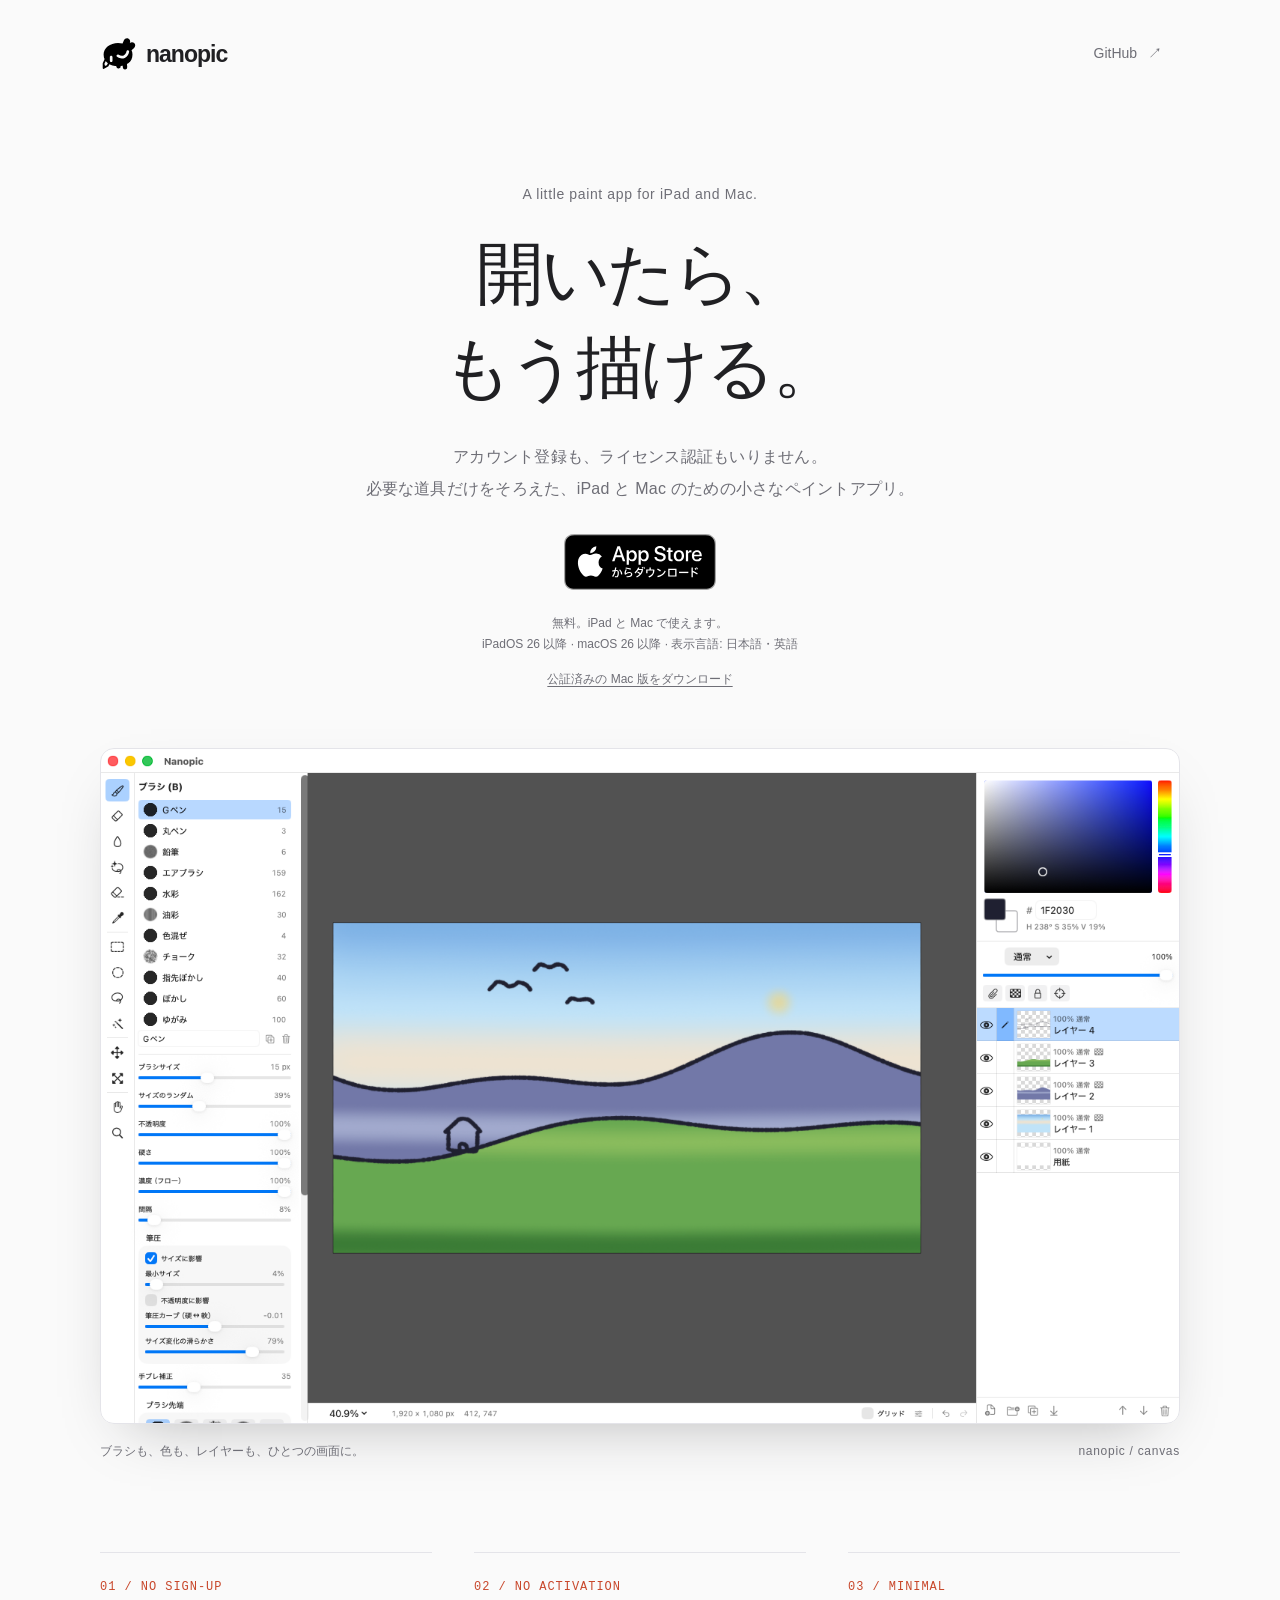
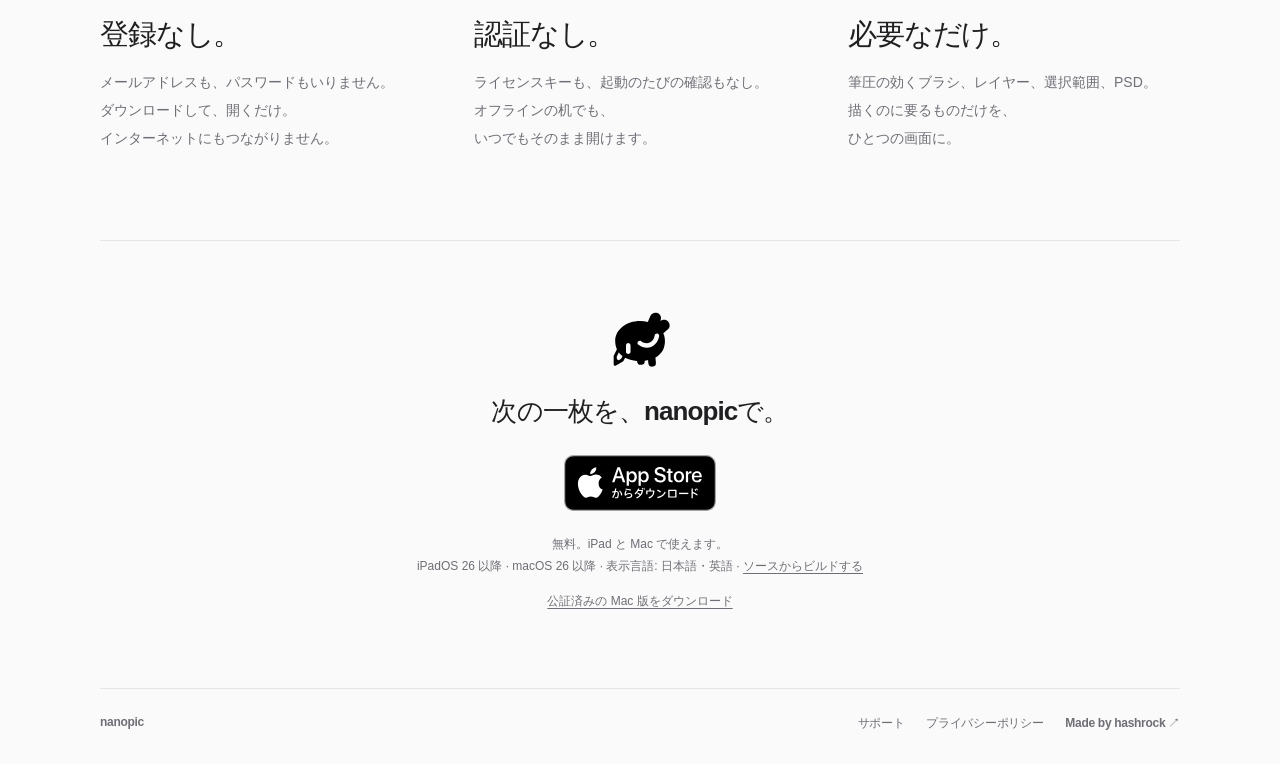
<file: website/index.html>
<!doctype html>
<html lang="ja">
<head>
  <meta charset="utf-8">
  <meta name="viewport" content="width=device-width, initial-scale=1">
  <meta name="theme-color" content="#fafafa">
  <title>nanopic — 開いたら、もう描ける。</title>
  <meta name="description" content="アカウント登録も、ライセンス認証もいらない。必要な道具だけをそろえた、iPad と Mac のための小さなペイントアプリ。無料。">
  <link rel="icon" href="./assets/nanopic.svg" type="image/svg+xml">
  <link rel="stylesheet" href="./style.css">
  <script type="module" src="https://repos.hashrock.info/switcher/v1.js"></script>
</head>
<body>
  <header class="header wrap">
    <a class="brand" href="./" aria-label="nanopic ホーム"><img src="./assets/nanopic.svg" width="36" height="36" alt=""><span>nanopic</span></a>
    <div class="header-links">
      <a class="github" href="https://github.com/hashrock/nanopic">GitHub <span aria-hidden="true">↗</span></a>
      <!-- hashrock の他のサービスへのメニュー。右上にヘッダーがあるので、浮かせずに GitHub リンクの隣に並べる。
           ページは明るい配色で固定 (color-scheme: light) なので、OS の設定によらず light に揃える -->
      <hashrock-switcher theme="light"></hashrock-switcher>
    </div>
  </header>
  <main>
    <section class="hero wrap" aria-labelledby="headline">
      <p class="eyebrow">A little paint app for iPad and Mac.</p>
      <h1 id="headline">開いたら、<br>もう描ける。</h1>
      <p class="intro"><span>アカウント登録も、</span><span>ライセンス認証もいりません。</span><br class="desktop-break"><span>必要な道具だけをそろえた、</span><span>iPad と Mac のための小さなペイントアプリ。</span></p>
      <!-- App Store バッジは Apple の公式アートワーク（日本語・黒）。色・比率・余白は変えない。 -->
      <a class="store-badge" href="https://apps.apple.com/jp/app/nanopic/id6833070765"><img src="./assets/app-store-badge-ja.svg" width="109" height="40" alt="App Store からダウンロード"></a>
      <p class="requirement">無料。iPad と Mac で使えます。<br>iPadOS 26 以降 · macOS 26 以降 · 表示言語: 日本語・英語</p>
      <p class="requirement"><a href="https://github.com/hashrock/nanopic/releases/latest">公証済みの Mac 版をダウンロード</a></p>
    </section>
    <figure class="preview wrap">
      <img src="./assets/screenshot.png" width="1440" height="900" alt="nanopicの描画画面。左にブラシの一覧と設定、中央のキャンバスに空と山と丘の風景、右に色ピッカーとレイヤーパネル。" fetchpriority="high">
      <figcaption><span>ブラシも、色も、レイヤーも、ひとつの画面に。</span><span class="caption-note">nanopic / canvas</span></figcaption>
    </figure>
    <section class="features wrap" aria-label="nanopicでできること">
      <article><span class="step">01 / NO SIGN-UP</span><h2>登録なし。</h2><p>メールアドレスも、パスワードもいりません。<br>ダウンロードして、開くだけ。<br>インターネットにもつながりません。</p></article>
      <article><span class="step">02 / NO ACTIVATION</span><h2>認証なし。</h2><p>ライセンスキーも、起動のたびの確認もなし。<br>オフラインの机でも、<br>いつでもそのまま開けます。</p></article>
      <article><span class="step">03 / MINIMAL</span><h2>必要なだけ。</h2><p>筆圧の効くブラシ、レイヤー、選択範囲、PSD。<br>描くのに要るものだけを、<br>ひとつの画面に。</p></article>
    </section>
    <section class="closing wrap" aria-labelledby="closing-title">
      <img src="./assets/nanopic.svg" width="62" height="62" alt="" loading="lazy">
      <h2 id="closing-title">次の一枚を、nanopicで。</h2>
      <a class="store-badge" href="https://apps.apple.com/jp/app/nanopic/id6833070765"><img src="./assets/app-store-badge-ja.svg" width="109" height="40" alt="App Store からダウンロード"></a>
      <p class="requirement">無料。iPad と Mac で使えます。<br>iPadOS 26 以降 · macOS 26 以降 · 表示言語: 日本語・英語<span class="req-extra"><a href="https://github.com/hashrock/nanopic#ビルドと起動">ソースからビルドする</a></span></p>
      <p class="requirement"><a href="https://github.com/hashrock/nanopic/releases/latest">公証済みの Mac 版をダウンロード</a></p>
    </section>
  </main>
  <footer class="footer wrap"><span>nanopic</span><span class="footer-links"><a href="./support.html">サポート</a><a href="./privacy.html">プライバシーポリシー</a><a href="https://github.com/hashrock">Made by hashrock <span aria-hidden="true">↗</span></a></span></footer>
</body>
</html>
</file>
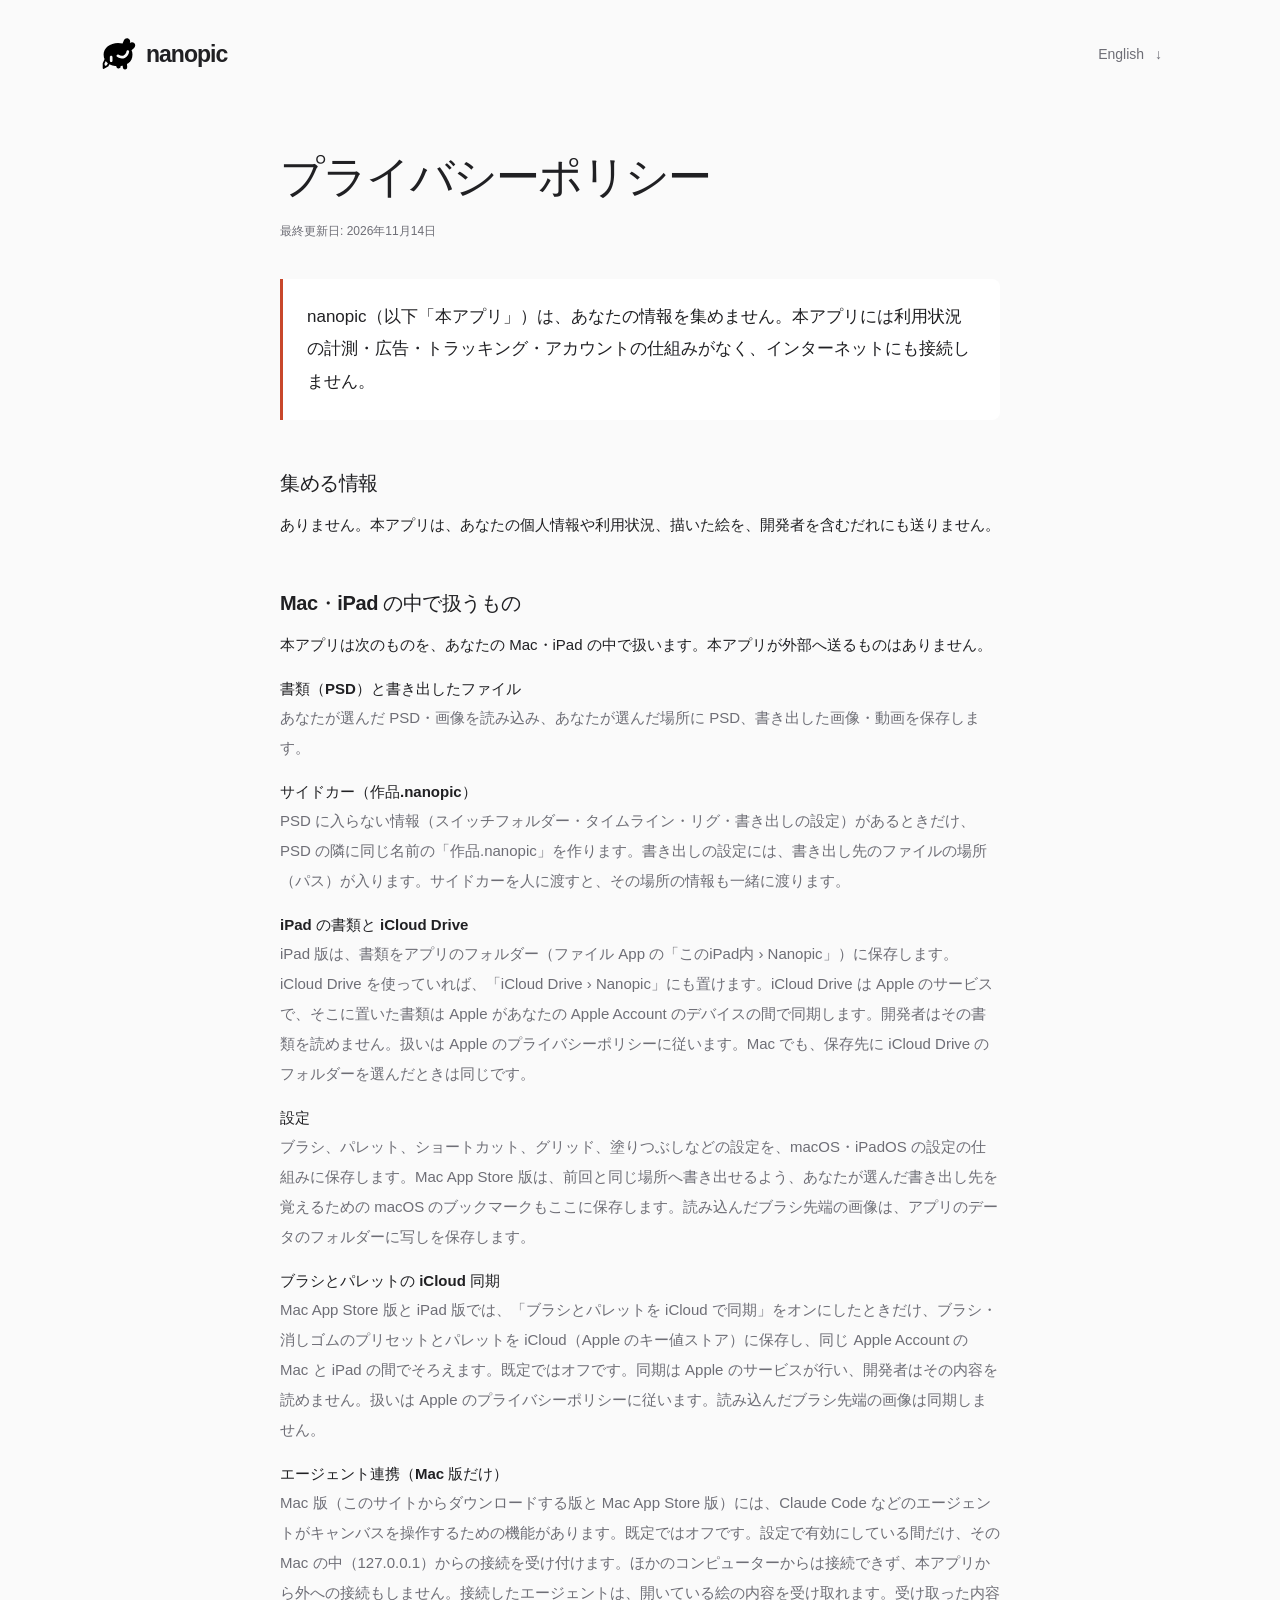
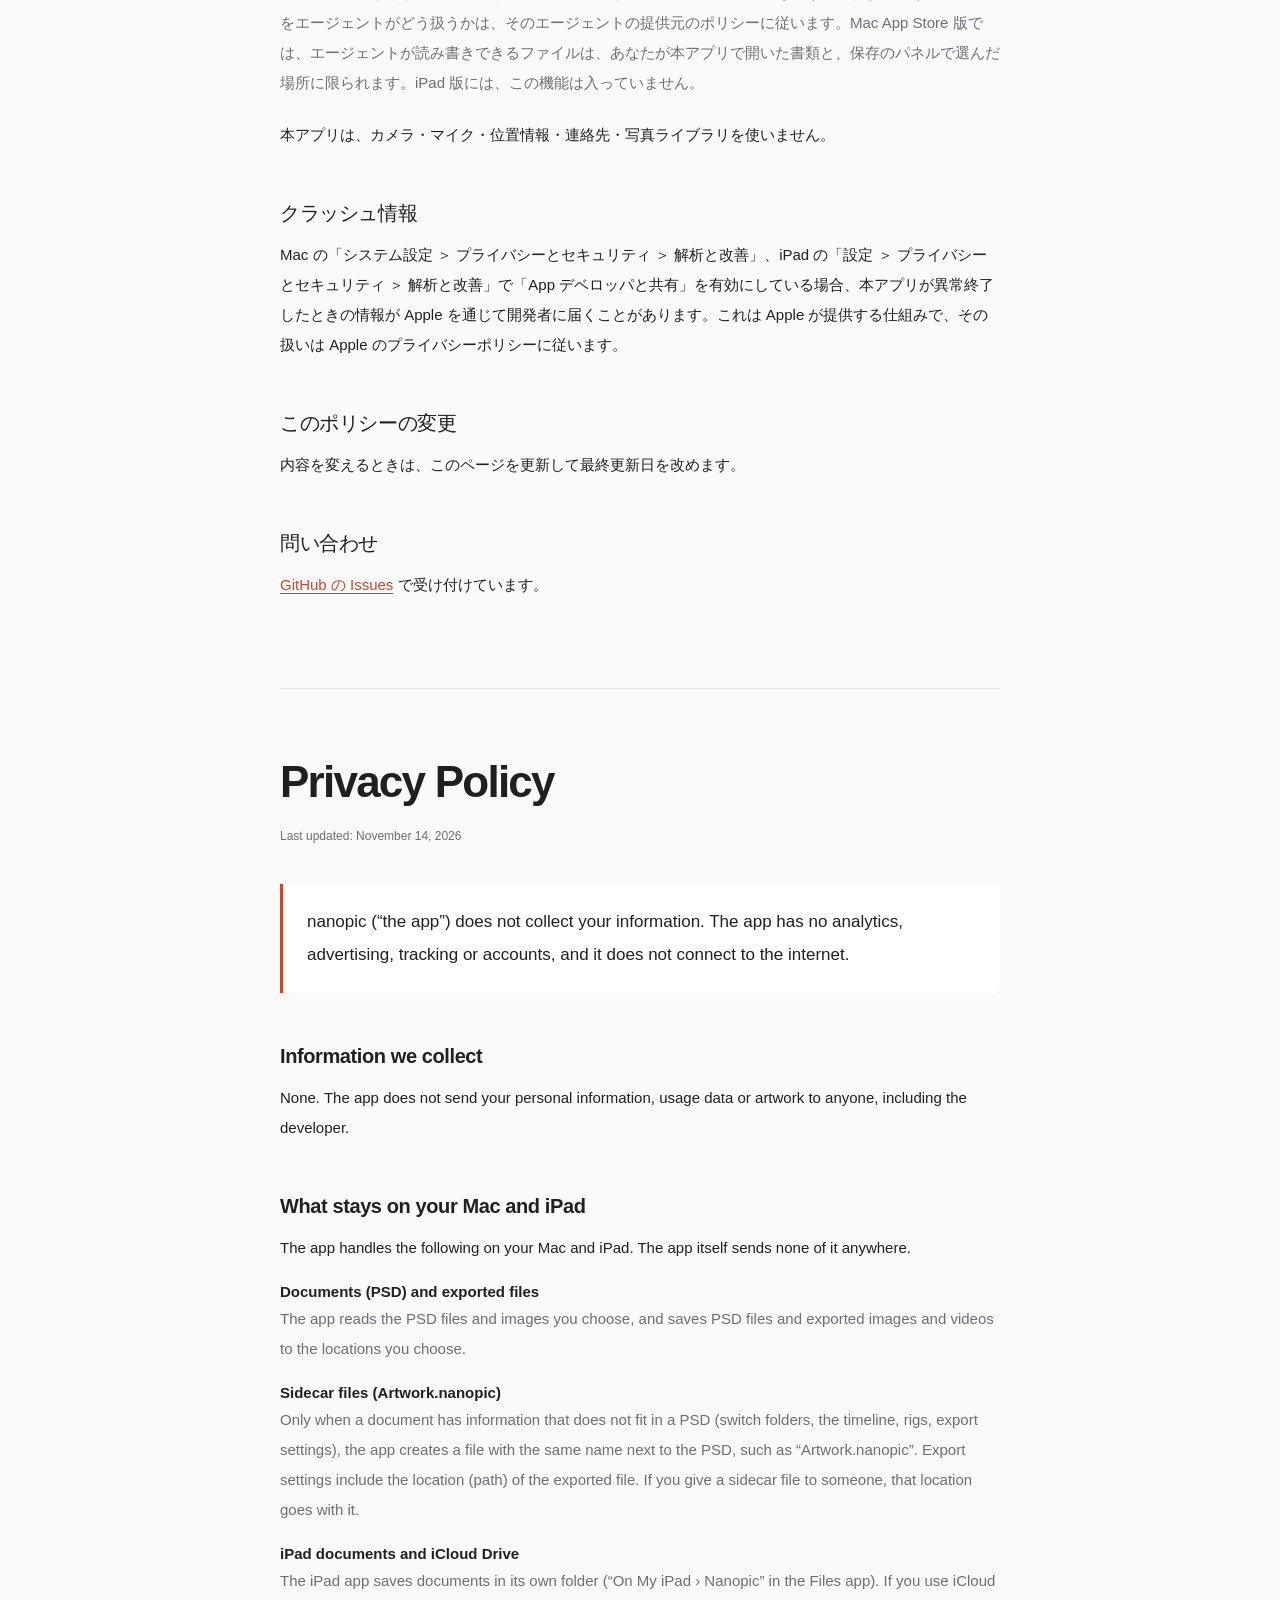
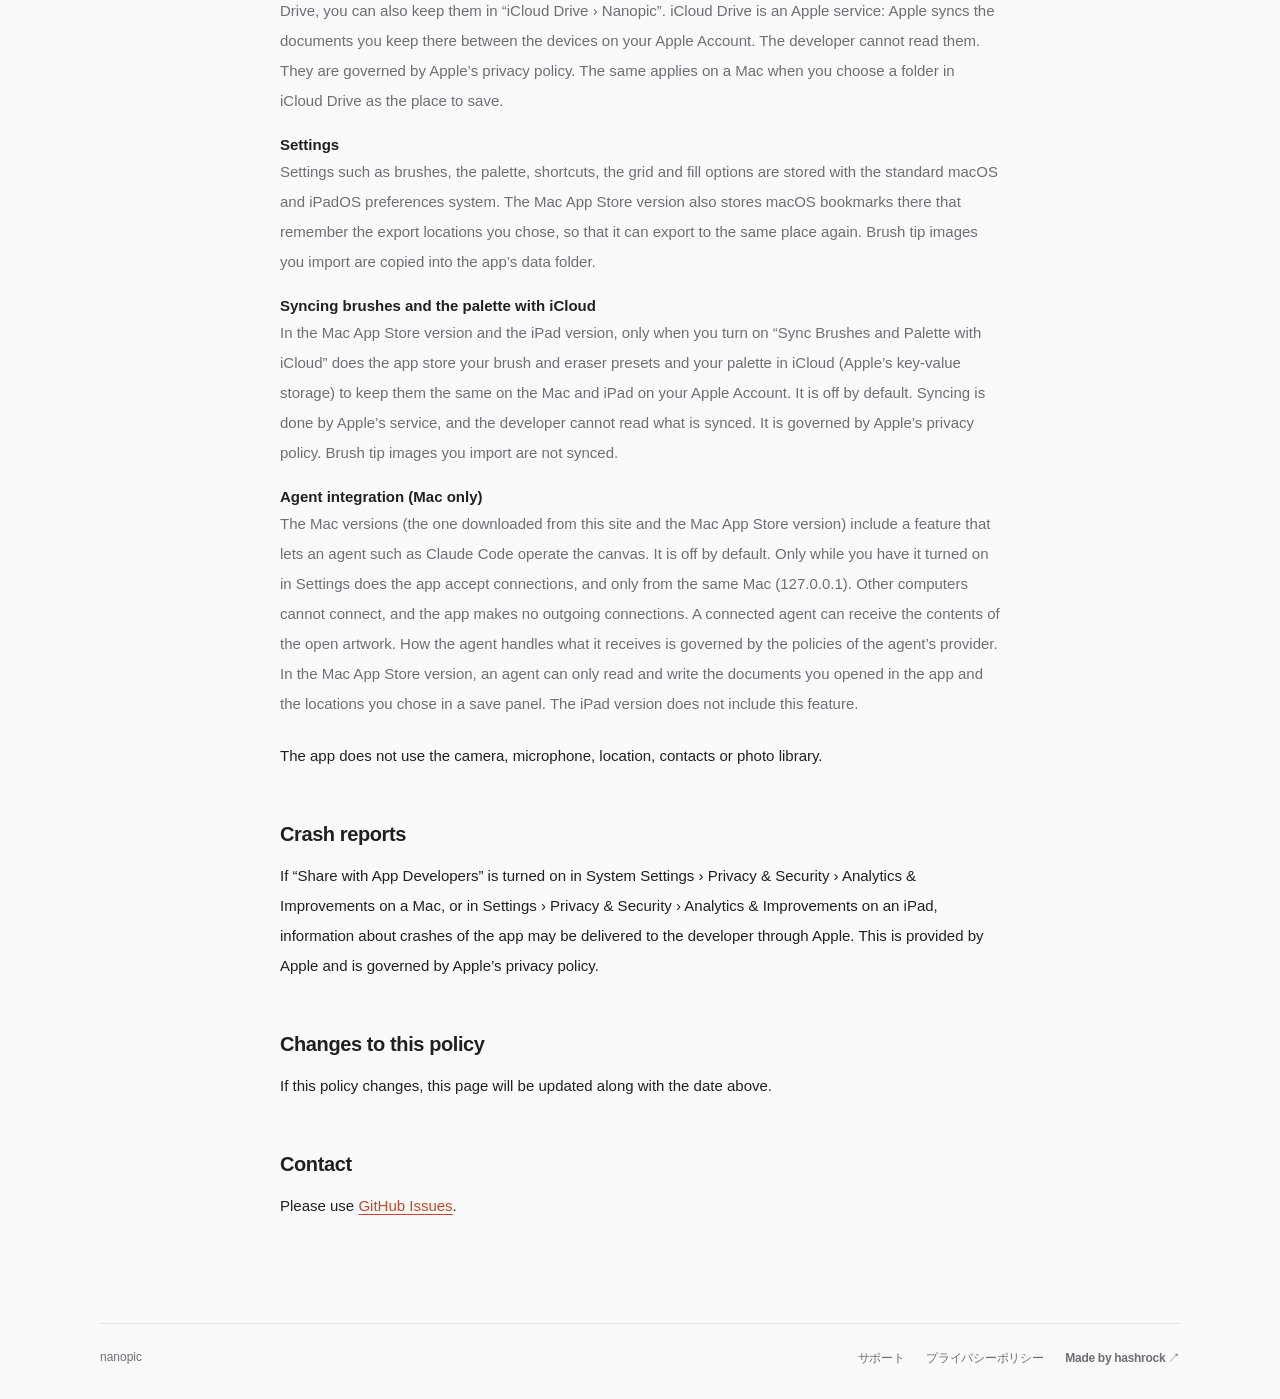
<file: website/privacy.html>
<!doctype html>
<html lang="ja">
<head>
  <meta charset="utf-8">
  <meta name="viewport" content="width=device-width, initial-scale=1">
  <meta name="theme-color" content="#fafafa">
  <title>プライバシーポリシー — nanopic</title>
  <meta name="description" content="nanopic はあなたの情報を集めません。通信もトラッキングもしないアプリです。">
  <link rel="icon" href="./assets/nanopic.svg" type="image/svg+xml">
  <link rel="stylesheet" href="./style.css">
  <script type="module" src="https://repos.hashrock.info/switcher/v1.js"></script>
</head>
<body>
  <header class="header wrap">
    <a class="brand" href="./" aria-label="nanopic ホーム"><img src="./assets/nanopic.svg" width="36" height="36" alt=""><span>nanopic</span></a>
    <div class="header-links">
      <a class="github" href="#en" lang="en">English <span aria-hidden="true">↓</span></a>
      <!-- hashrock の他のサービスへのメニュー（index.html と同じ置き方） -->
      <hashrock-switcher theme="light"></hashrock-switcher>
    </div>
  </header>
  <main class="policy wrap">

    <article id="ja" lang="ja">
      <h1>プライバシーポリシー</h1>
      <p class="updated">最終更新日: 2026年11月14日</p>

      <p class="lead">nanopic（以下「本アプリ」）は、あなたの情報を集めません。本アプリには利用状況の計測・広告・トラッキング・アカウントの仕組みがなく、インターネットにも接続しません。</p>

      <h2>集める情報</h2>
      <p>ありません。本アプリは、あなたの個人情報や利用状況、描いた絵を、開発者を含むだれにも送りません。</p>

      <h2>Mac・iPad の中で扱うもの</h2>
      <p>本アプリは次のものを、あなたの Mac・iPad の中で扱います。本アプリが外部へ送るものはありません。</p>
      <dl>
        <dt>書類（PSD）と書き出したファイル</dt>
        <dd>あなたが選んだ PSD・画像を読み込み、あなたが選んだ場所に PSD、書き出した画像・動画を保存します。</dd>
        <dt>サイドカー（作品.nanopic）</dt>
        <dd>PSD に入らない情報（スイッチフォルダー・タイムライン・リグ・書き出しの設定）があるときだけ、PSD の隣に同じ名前の「作品.nanopic」を作ります。書き出しの設定には、書き出し先のファイルの場所（パス）が入ります。サイドカーを人に渡すと、その場所の情報も一緒に渡ります。</dd>
        <dt>iPad の書類と iCloud Drive</dt>
        <dd>iPad 版は、書類をアプリのフォルダー（ファイル App の「このiPad内 › Nanopic」）に保存します。iCloud Drive を使っていれば、「iCloud Drive › Nanopic」にも置けます。iCloud Drive は Apple のサービスで、そこに置いた書類は Apple があなたの Apple Account のデバイスの間で同期します。開発者はその書類を読めません。扱いは Apple のプライバシーポリシーに従います。Mac でも、保存先に iCloud Drive のフォルダーを選んだときは同じです。</dd>
        <dt>設定</dt>
        <dd>ブラシ、パレット、ショートカット、グリッド、塗りつぶしなどの設定を、macOS・iPadOS の設定の仕組みに保存します。Mac App Store 版は、前回と同じ場所へ書き出せるよう、あなたが選んだ書き出し先を覚えるための macOS のブックマークもここに保存します。読み込んだブラシ先端の画像は、アプリのデータのフォルダーに写しを保存します。</dd>
        <dt>ブラシとパレットの iCloud 同期</dt>
        <dd>Mac App Store 版と iPad 版では、「ブラシとパレットを iCloud で同期」をオンにしたときだけ、ブラシ・消しゴムのプリセットとパレットを iCloud（Apple のキー値ストア）に保存し、同じ Apple Account の Mac と iPad の間でそろえます。既定ではオフです。同期は Apple のサービスが行い、開発者はその内容を読めません。扱いは Apple のプライバシーポリシーに従います。読み込んだブラシ先端の画像は同期しません。</dd>
        <dt>エージェント連携（Mac 版だけ）</dt>
        <dd>Mac 版（このサイトからダウンロードする版と Mac App Store 版）には、Claude Code などのエージェントがキャンバスを操作するための機能があります。既定ではオフです。設定で有効にしている間だけ、その Mac の中（127.0.0.1）からの接続を受け付けます。ほかのコンピューターからは接続できず、本アプリから外への接続もしません。接続したエージェントは、開いている絵の内容を受け取れます。受け取った内容をエージェントがどう扱うかは、そのエージェントの提供元のポリシーに従います。Mac App Store 版では、エージェントが読み書きできるファイルは、あなたが本アプリで開いた書類と、保存のパネルで選んだ場所に限られます。iPad 版には、この機能は入っていません。</dd>
      </dl>
      <p>本アプリは、カメラ・マイク・位置情報・連絡先・写真ライブラリを使いません。</p>

      <h2>クラッシュ情報</h2>
      <p>Mac の「システム設定 ＞ プライバシーとセキュリティ ＞ 解析と改善」、iPad の「設定 ＞ プライバシーとセキュリティ ＞ 解析と改善」で「App デベロッパと共有」を有効にしている場合、本アプリが異常終了したときの情報が Apple を通じて開発者に届くことがあります。これは Apple が提供する仕組みで、その扱いは Apple のプライバシーポリシーに従います。</p>

      <h2>このポリシーの変更</h2>
      <p>内容を変えるときは、このページを更新して最終更新日を改めます。</p>

      <h2>問い合わせ</h2>
      <p><a class="link" href="https://github.com/hashrock/nanopic/issues">GitHub の Issues</a> で受け付けています。</p>
    </article>

    <article id="en" lang="en">
      <h1>Privacy Policy</h1>
      <p class="updated">Last updated: November 14, 2026</p>

      <p class="lead">nanopic (“the app”) does not collect your information. The app has no analytics, advertising, tracking or accounts, and it does not connect to the internet.</p>

      <h2>Information we collect</h2>
      <p>None. The app does not send your personal information, usage data or artwork to anyone, including the developer.</p>

      <h2>What stays on your Mac and iPad</h2>
      <p>The app handles the following on your Mac and iPad. The app itself sends none of it anywhere.</p>
      <dl>
        <dt>Documents (PSD) and exported files</dt>
        <dd>The app reads the PSD files and images you choose, and saves PSD files and exported images and videos to the locations you choose.</dd>
        <dt>Sidecar files (Artwork.nanopic)</dt>
        <dd>Only when a document has information that does not fit in a PSD (switch folders, the timeline, rigs, export settings), the app creates a file with the same name next to the PSD, such as “Artwork.nanopic”. Export settings include the location (path) of the exported file. If you give a sidecar file to someone, that location goes with it.</dd>
        <dt>iPad documents and iCloud Drive</dt>
        <dd>The iPad app saves documents in its own folder (“On My iPad › Nanopic” in the Files app). If you use iCloud Drive, you can also keep them in “iCloud Drive › Nanopic”. iCloud Drive is an Apple service: Apple syncs the documents you keep there between the devices on your Apple Account. The developer cannot read them. They are governed by Apple’s privacy policy. The same applies on a Mac when you choose a folder in iCloud Drive as the place to save.</dd>
        <dt>Settings</dt>
        <dd>Settings such as brushes, the palette, shortcuts, the grid and fill options are stored with the standard macOS and iPadOS preferences system. The Mac App Store version also stores macOS bookmarks there that remember the export locations you chose, so that it can export to the same place again. Brush tip images you import are copied into the app’s data folder.</dd>
        <dt>Syncing brushes and the palette with iCloud</dt>
        <dd>In the Mac App Store version and the iPad version, only when you turn on “Sync Brushes and Palette with iCloud” does the app store your brush and eraser presets and your palette in iCloud (Apple’s key-value storage) to keep them the same on the Mac and iPad on your Apple Account. It is off by default. Syncing is done by Apple’s service, and the developer cannot read what is synced. It is governed by Apple’s privacy policy. Brush tip images you import are not synced.</dd>
        <dt>Agent integration (Mac only)</dt>
        <dd>The Mac versions (the one downloaded from this site and the Mac App Store version) include a feature that lets an agent such as Claude Code operate the canvas. It is off by default. Only while you have it turned on in Settings does the app accept connections, and only from the same Mac (127.0.0.1). Other computers cannot connect, and the app makes no outgoing connections. A connected agent can receive the contents of the open artwork. How the agent handles what it receives is governed by the policies of the agent’s provider. In the Mac App Store version, an agent can only read and write the documents you opened in the app and the locations you chose in a save panel. The iPad version does not include this feature.</dd>
      </dl>
      <p>The app does not use the camera, microphone, location, contacts or photo library.</p>

      <h2>Crash reports</h2>
      <p>If “Share with App Developers” is turned on in System Settings › Privacy &amp; Security › Analytics &amp; Improvements on a Mac, or in Settings › Privacy &amp; Security › Analytics &amp; Improvements on an iPad, information about crashes of the app may be delivered to the developer through Apple. This is provided by Apple and is governed by Apple’s privacy policy.</p>

      <h2>Changes to this policy</h2>
      <p>If this policy changes, this page will be updated along with the date above.</p>

      <h2>Contact</h2>
      <p>Please use <a class="link" href="https://github.com/hashrock/nanopic/issues">GitHub Issues</a>.</p>
    </article>

  </main>
  <footer class="footer wrap"><a href="./">nanopic</a><span class="footer-links"><a href="./support.html">サポート</a><a href="./privacy.html">プライバシーポリシー</a><a href="https://github.com/hashrock">Made by hashrock <span aria-hidden="true">↗</span></a></span></footer>
</body>
</html>
</file>
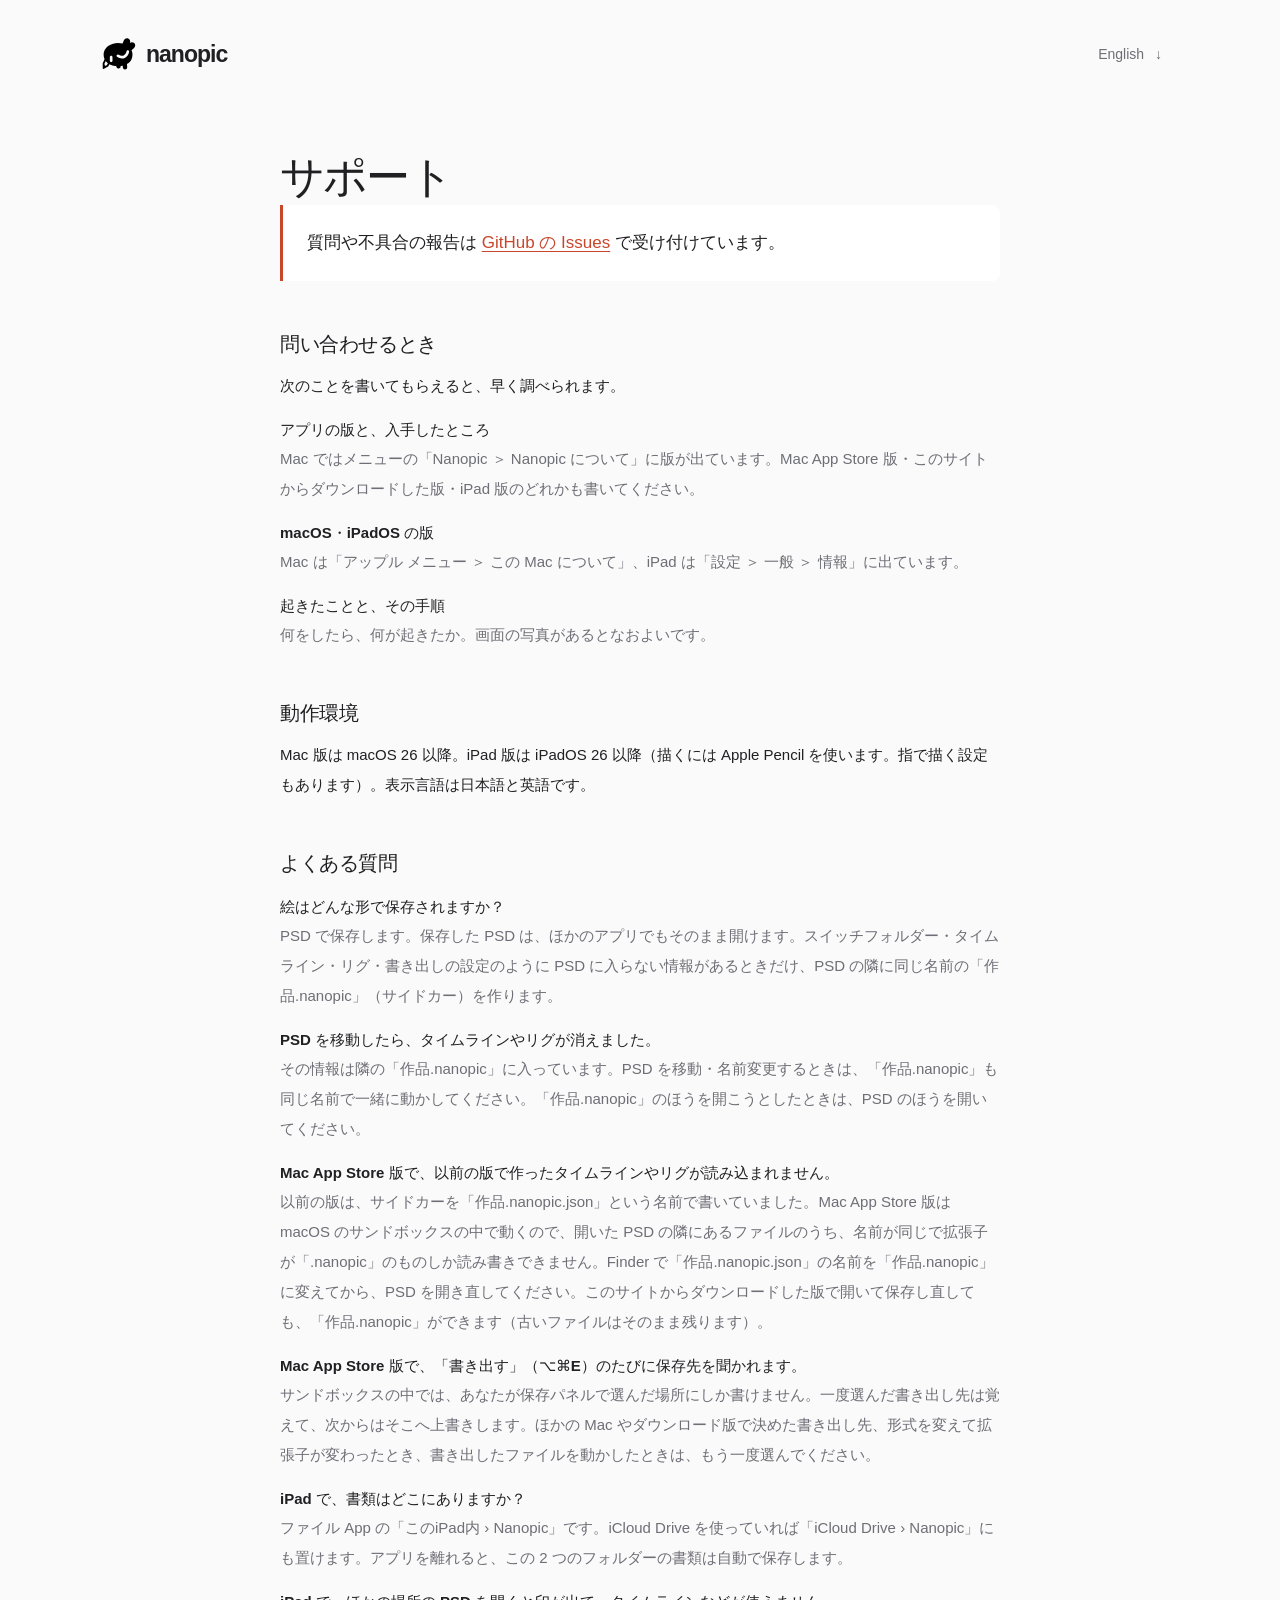
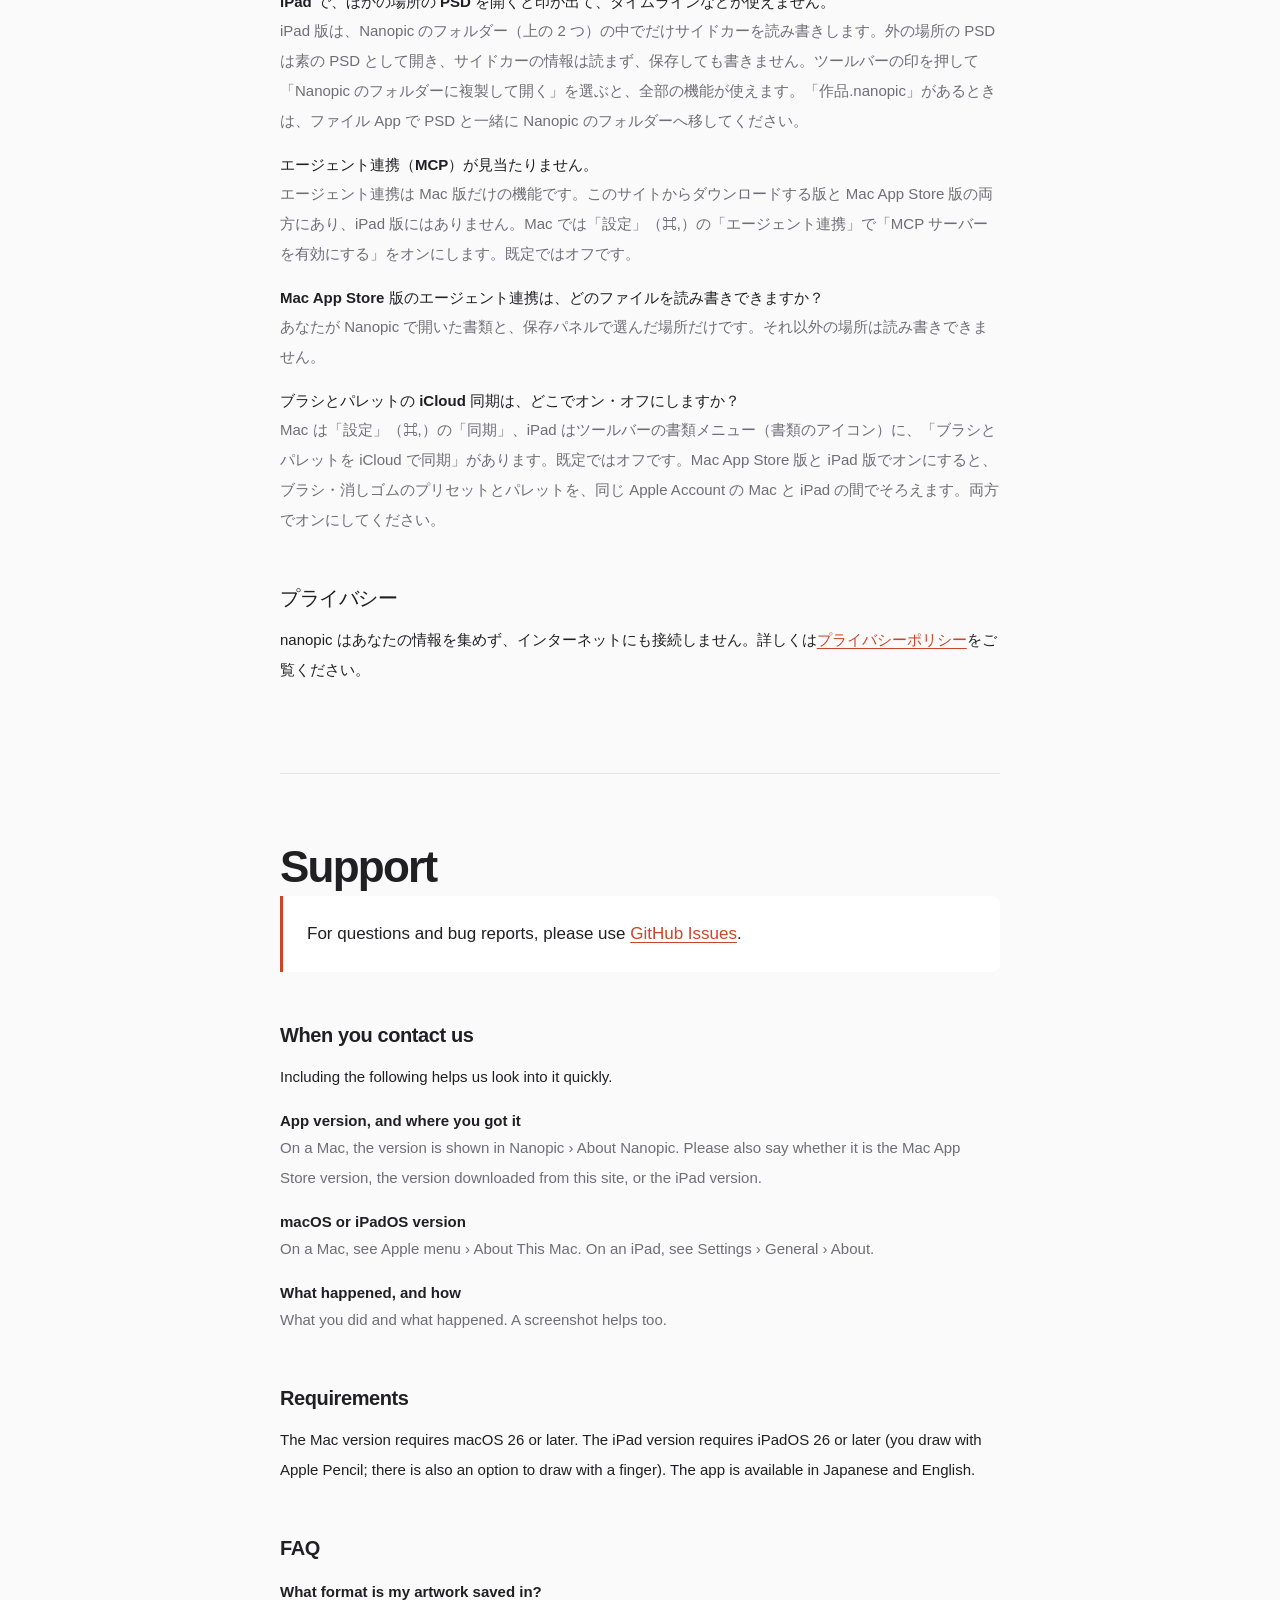
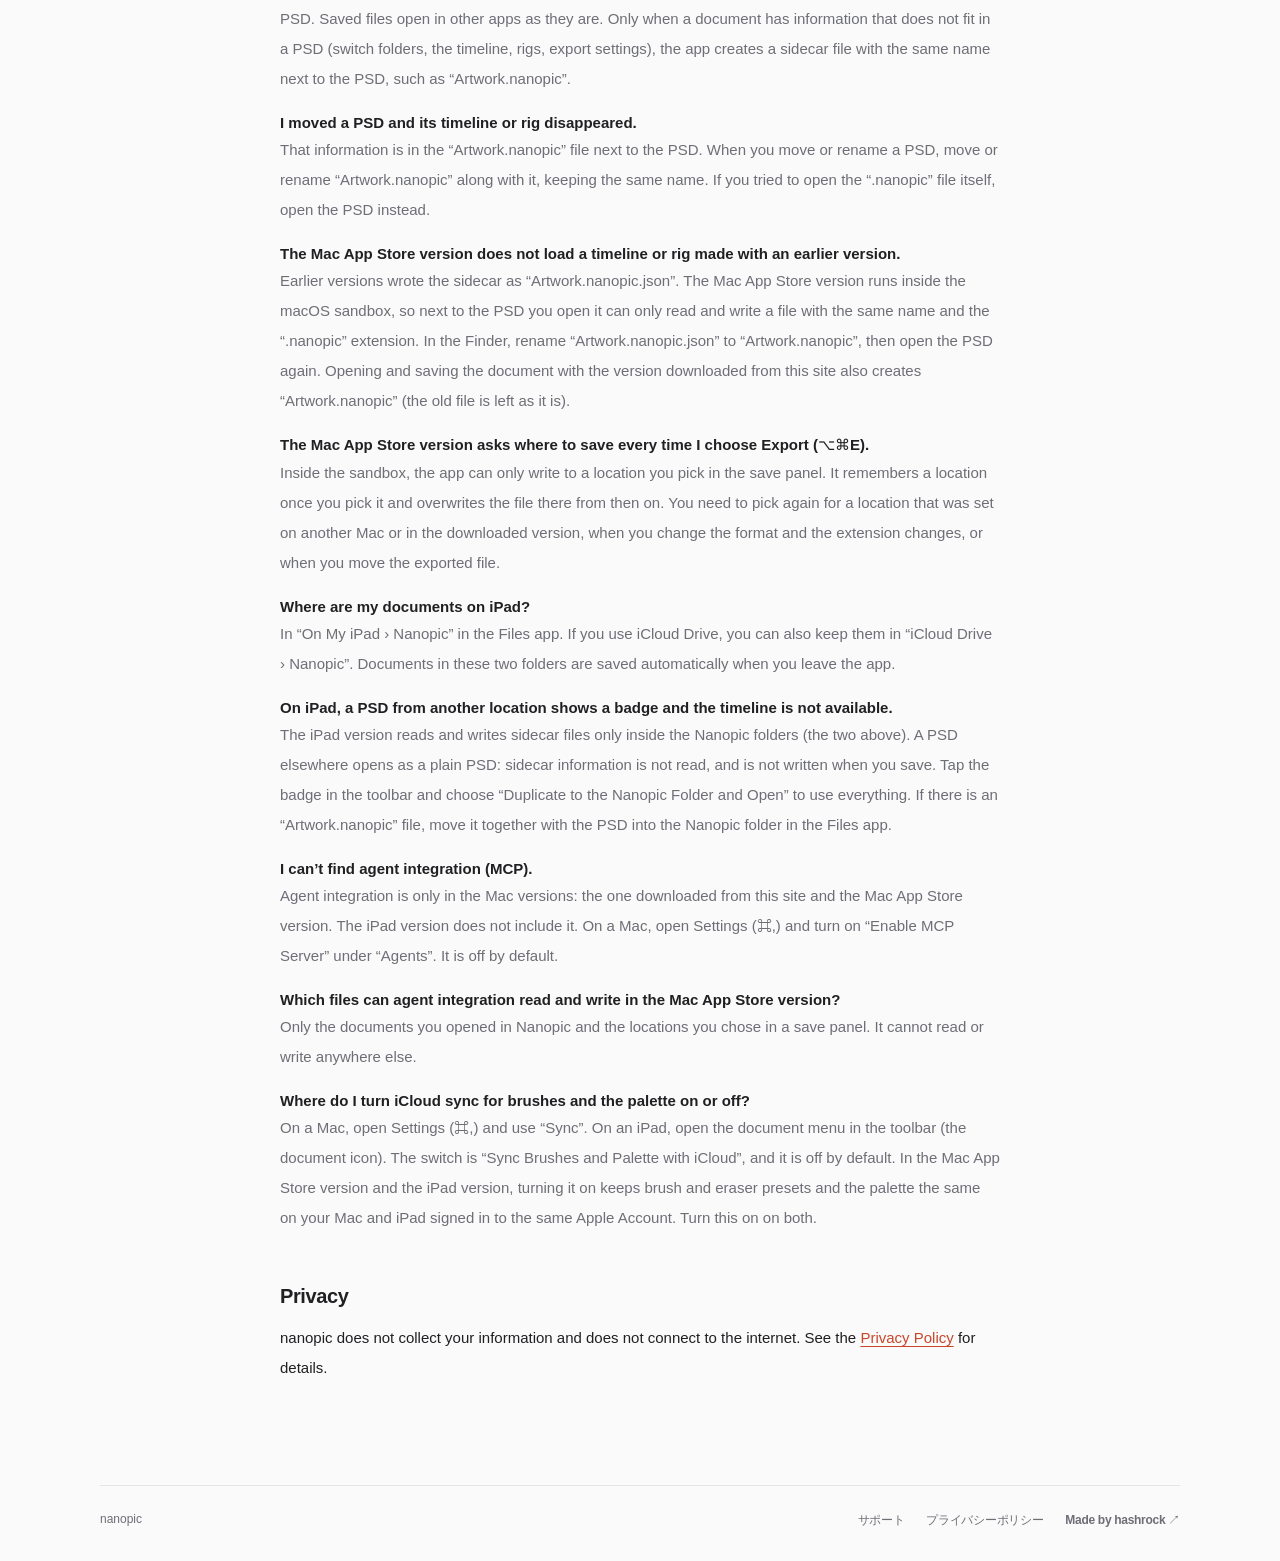
<file: website/support.html>
<!doctype html>
<html lang="ja">
<head>
  <meta charset="utf-8">
  <meta name="viewport" content="width=device-width, initial-scale=1">
  <meta name="theme-color" content="#fafafa">
  <title>サポート — nanopic</title>
  <meta name="description" content="nanopic への問い合わせ先と、よくある質問。">
  <link rel="icon" href="./assets/nanopic.svg" type="image/svg+xml">
  <link rel="stylesheet" href="./style.css">
  <script type="module" src="https://repos.hashrock.info/switcher/v1.js"></script>
</head>
<body>
  <header class="header wrap">
    <a class="brand" href="./" aria-label="nanopic ホーム"><img src="./assets/nanopic.svg" width="36" height="36" alt=""><span>nanopic</span></a>
    <div class="header-links">
      <a class="github" href="#en" lang="en">English <span aria-hidden="true">↓</span></a>
      <!-- hashrock の他のサービスへのメニュー（index.html と同じ置き方） -->
      <hashrock-switcher theme="light"></hashrock-switcher>
    </div>
  </header>
  <main class="policy wrap">

    <article id="ja" lang="ja">
      <h1>サポート</h1>

      <p class="lead">質問や不具合の報告は <a class="link" href="https://github.com/hashrock/nanopic/issues">GitHub の Issues</a> で受け付けています。</p>

      <h2>問い合わせるとき</h2>
      <p>次のことを書いてもらえると、早く調べられます。</p>
      <dl>
        <dt>アプリの版と、入手したところ</dt>
        <dd>Mac ではメニューの「Nanopic ＞ Nanopic について」に版が出ています。Mac App Store 版・このサイトからダウンロードした版・iPad 版のどれかも書いてください。</dd>
        <dt>macOS・iPadOS の版</dt>
        <dd>Mac は「アップル メニュー ＞ この Mac について」、iPad は「設定 ＞ 一般 ＞ 情報」に出ています。</dd>
        <dt>起きたことと、その手順</dt>
        <dd>何をしたら、何が起きたか。画面の写真があるとなおよいです。</dd>
      </dl>

      <h2>動作環境</h2>
      <p>Mac 版は macOS 26 以降。iPad 版は iPadOS 26 以降（描くには Apple Pencil を使います。指で描く設定もあります）。表示言語は日本語と英語です。</p>

      <h2>よくある質問</h2>
      <dl>
        <dt>絵はどんな形で保存されますか？</dt>
        <dd>PSD で保存します。保存した PSD は、ほかのアプリでもそのまま開けます。スイッチフォルダー・タイムライン・リグ・書き出しの設定のように PSD に入らない情報があるときだけ、PSD の隣に同じ名前の「作品.nanopic」（サイドカー）を作ります。</dd>
        <dt>PSD を移動したら、タイムラインやリグが消えました。</dt>
        <dd>その情報は隣の「作品.nanopic」に入っています。PSD を移動・名前変更するときは、「作品.nanopic」も同じ名前で一緒に動かしてください。「作品.nanopic」のほうを開こうとしたときは、PSD のほうを開いてください。</dd>
        <dt>Mac App Store 版で、以前の版で作ったタイムラインやリグが読み込まれません。</dt>
        <dd>以前の版は、サイドカーを「作品.nanopic.json」という名前で書いていました。Mac App Store 版は macOS のサンドボックスの中で動くので、開いた PSD の隣にあるファイルのうち、名前が同じで拡張子が「.nanopic」のものしか読み書きできません。Finder で「作品.nanopic.json」の名前を「作品.nanopic」に変えてから、PSD を開き直してください。このサイトからダウンロードした版で開いて保存し直しても、「作品.nanopic」ができます（古いファイルはそのまま残ります）。</dd>
        <dt>Mac App Store 版で、「書き出す」（⌥⌘E）のたびに保存先を聞かれます。</dt>
        <dd>サンドボックスの中では、あなたが保存パネルで選んだ場所にしか書けません。一度選んだ書き出し先は覚えて、次からはそこへ上書きします。ほかの Mac やダウンロード版で決めた書き出し先、形式を変えて拡張子が変わったとき、書き出したファイルを動かしたときは、もう一度選んでください。</dd>
        <dt>iPad で、書類はどこにありますか？</dt>
        <dd>ファイル App の「このiPad内 › Nanopic」です。iCloud Drive を使っていれば「iCloud Drive › Nanopic」にも置けます。アプリを離れると、この 2 つのフォルダーの書類は自動で保存します。</dd>
        <dt>iPad で、ほかの場所の PSD を開くと印が出て、タイムラインなどが使えません。</dt>
        <dd>iPad 版は、Nanopic のフォルダー（上の 2 つ）の中でだけサイドカーを読み書きします。外の場所の PSD は素の PSD として開き、サイドカーの情報は読まず、保存しても書きません。ツールバーの印を押して「Nanopic のフォルダーに複製して開く」を選ぶと、全部の機能が使えます。「作品.nanopic」があるときは、ファイル App で PSD と一緒に Nanopic のフォルダーへ移してください。</dd>
        <dt>エージェント連携（MCP）が見当たりません。</dt>
        <dd>エージェント連携は Mac 版だけの機能です。このサイトからダウンロードする版と Mac App Store 版の両方にあり、iPad 版にはありません。Mac では「設定」（⌘,）の「エージェント連携」で「MCP サーバーを有効にする」をオンにします。既定ではオフです。</dd>
        <dt>Mac App Store 版のエージェント連携は、どのファイルを読み書きできますか？</dt>
        <dd>あなたが Nanopic で開いた書類と、保存パネルで選んだ場所だけです。それ以外の場所は読み書きできません。</dd>
        <dt>ブラシとパレットの iCloud 同期は、どこでオン・オフにしますか？</dt>
        <dd>Mac は「設定」（⌘,）の「同期」、iPad はツールバーの書類メニュー（書類のアイコン）に、「ブラシとパレットを iCloud で同期」があります。既定ではオフです。Mac App Store 版と iPad 版でオンにすると、ブラシ・消しゴムのプリセットとパレットを、同じ Apple Account の Mac と iPad の間でそろえます。両方でオンにしてください。</dd>
      </dl>

      <h2>プライバシー</h2>
      <p>nanopic はあなたの情報を集めず、インターネットにも接続しません。詳しくは<a class="link" href="./privacy.html">プライバシーポリシー</a>をご覧ください。</p>
    </article>

    <article id="en" lang="en">
      <h1>Support</h1>

      <p class="lead">For questions and bug reports, please use <a class="link" href="https://github.com/hashrock/nanopic/issues">GitHub Issues</a>.</p>

      <h2>When you contact us</h2>
      <p>Including the following helps us look into it quickly.</p>
      <dl>
        <dt>App version, and where you got it</dt>
        <dd>On a Mac, the version is shown in Nanopic › About Nanopic. Please also say whether it is the Mac App Store version, the version downloaded from this site, or the iPad version.</dd>
        <dt>macOS or iPadOS version</dt>
        <dd>On a Mac, see Apple menu › About This Mac. On an iPad, see Settings › General › About.</dd>
        <dt>What happened, and how</dt>
        <dd>What you did and what happened. A screenshot helps too.</dd>
      </dl>

      <h2>Requirements</h2>
      <p>The Mac version requires macOS 26 or later. The iPad version requires iPadOS 26 or later (you draw with Apple Pencil; there is also an option to draw with a finger). The app is available in Japanese and English.</p>

      <h2>FAQ</h2>
      <dl>
        <dt>What format is my artwork saved in?</dt>
        <dd>PSD. Saved files open in other apps as they are. Only when a document has information that does not fit in a PSD (switch folders, the timeline, rigs, export settings), the app creates a sidecar file with the same name next to the PSD, such as “Artwork.nanopic”.</dd>
        <dt>I moved a PSD and its timeline or rig disappeared.</dt>
        <dd>That information is in the “Artwork.nanopic” file next to the PSD. When you move or rename a PSD, move or rename “Artwork.nanopic” along with it, keeping the same name. If you tried to open the “.nanopic” file itself, open the PSD instead.</dd>
        <dt>The Mac App Store version does not load a timeline or rig made with an earlier version.</dt>
        <dd>Earlier versions wrote the sidecar as “Artwork.nanopic.json”. The Mac App Store version runs inside the macOS sandbox, so next to the PSD you open it can only read and write a file with the same name and the “.nanopic” extension. In the Finder, rename “Artwork.nanopic.json” to “Artwork.nanopic”, then open the PSD again. Opening and saving the document with the version downloaded from this site also creates “Artwork.nanopic” (the old file is left as it is).</dd>
        <dt>The Mac App Store version asks where to save every time I choose Export (⌥⌘E).</dt>
        <dd>Inside the sandbox, the app can only write to a location you pick in the save panel. It remembers a location once you pick it and overwrites the file there from then on. You need to pick again for a location that was set on another Mac or in the downloaded version, when you change the format and the extension changes, or when you move the exported file.</dd>
        <dt>Where are my documents on iPad?</dt>
        <dd>In “On My iPad › Nanopic” in the Files app. If you use iCloud Drive, you can also keep them in “iCloud Drive › Nanopic”. Documents in these two folders are saved automatically when you leave the app.</dd>
        <dt>On iPad, a PSD from another location shows a badge and the timeline is not available.</dt>
        <dd>The iPad version reads and writes sidecar files only inside the Nanopic folders (the two above). A PSD elsewhere opens as a plain PSD: sidecar information is not read, and is not written when you save. Tap the badge in the toolbar and choose “Duplicate to the Nanopic Folder and Open” to use everything. If there is an “Artwork.nanopic” file, move it together with the PSD into the Nanopic folder in the Files app.</dd>
        <dt>I can’t find agent integration (MCP).</dt>
        <dd>Agent integration is only in the Mac versions: the one downloaded from this site and the Mac App Store version. The iPad version does not include it. On a Mac, open Settings (⌘,) and turn on “Enable MCP Server” under “Agents”. It is off by default.</dd>
        <dt>Which files can agent integration read and write in the Mac App Store version?</dt>
        <dd>Only the documents you opened in Nanopic and the locations you chose in a save panel. It cannot read or write anywhere else.</dd>
        <dt>Where do I turn iCloud sync for brushes and the palette on or off?</dt>
        <dd>On a Mac, open Settings (⌘,) and use “Sync”. On an iPad, open the document menu in the toolbar (the document icon). The switch is “Sync Brushes and Palette with iCloud”, and it is off by default. In the Mac App Store version and the iPad version, turning it on keeps brush and eraser presets and the palette the same on your Mac and iPad signed in to the same Apple Account. Turn this on on both.</dd>
      </dl>

      <h2>Privacy</h2>
      <p>nanopic does not collect your information and does not connect to the internet. See the <a class="link" href="./privacy.html#en">Privacy Policy</a> for details.</p>
    </article>

  </main>
  <footer class="footer wrap"><a href="./">nanopic</a><span class="footer-links"><a href="./support.html">サポート</a><a href="./privacy.html">プライバシーポリシー</a><a href="https://github.com/hashrock">Made by hashrock <span aria-hidden="true">↗</span></a></span></footer>
</body>
</html>
</file>
<file: website/style.css>
:root{color-scheme:light;--paper:#fafafa;--ink:#202023;--muted:#6e6e76;--line:#e4e4e9;--accent:#c8472b;font-family:-apple-system,BlinkMacSystemFont,"Helvetica Neue","Hiragino Kaku Gothic ProN","Noto Sans JP",sans-serif;color:var(--ink);background:var(--paper);font-synthesis:none}
*{box-sizing:border-box}
body{margin:0;-webkit-font-smoothing:antialiased}
a{color:inherit;text-decoration:none}
a:focus-visible{outline:3px solid var(--accent);outline-offset:6px}
.wrap{width:min(1080px,calc(100% - 80px));margin-inline:auto}
.header{height:108px;display:flex;align-items:center;justify-content:space-between}
.brand{display:inline-flex;align-items:center;gap:10px;font-size:23px;font-weight:650;letter-spacing:-1px}
.brand img{display:block}
.header-links{display:flex;align-items:center;gap:18px}
.github{font-size:14px;color:var(--muted);padding:12px 0}
.github span{margin-left:7px}
.github:hover,.footer a:hover{color:var(--accent)}
.hero{text-align:center;padding:78px 0 58px}
.eyebrow{margin:0 0 25px;font-size:14px;letter-spacing:.045em;color:var(--muted)}
h1{font-size:clamp(42px,5.5vw,68px);line-height:1.38;letter-spacing:-.055em;font-weight:700;margin:0}
.intro{font-size:16px;line-height:2;color:var(--muted);margin:26px 0 29px;letter-spacing:.015em}
.intro span{display:inline-block}
/* 公式バッジは拡大縮小のみ。影・角丸・色は付けない。余白は高さの 1/4 以上（下は margin と .requirement で確保）。 */
.store-badge{display:inline-block;line-height:0;margin-bottom:6px}
.store-badge img{display:block;height:48px;width:auto}
.requirement{font-size:12px;line-height:1.8;color:var(--muted);margin:13px 0 0}
.requirement a{text-decoration:underline;text-underline-offset:3px;white-space:nowrap}
.req-extra{white-space:nowrap}
.req-extra::before{content:" · "}
.requirement a:hover{color:var(--accent)}
.preview{margin-top:0;margin-bottom:0}
.preview>img{width:100%;height:auto;display:block;border-radius:14px;border:1px solid var(--line);box-shadow:0 24px 60px -30px rgba(32,32,35,.35)}
figcaption{display:flex;justify-content:space-between;gap:16px;margin-top:17px;font-size:12px;color:var(--muted);line-height:1.8}
.caption-note{letter-spacing:.06em}
.features{display:grid;grid-template-columns:repeat(3,1fr);padding:89px 0 88px;gap:42px}
.features article{border-top:1px solid var(--line);padding-top:23px}
.step{font-size:12px;letter-spacing:.08em;font-family:ui-monospace,SFMono-Regular,Consolas,monospace;color:var(--accent)}
.features h2{font-size:29px;letter-spacing:-.04em;margin:20px 0 14px;line-height:1.4}
.features p{font-size:14px;line-height:2;color:var(--muted);margin:0}
.closing{text-align:center;border-top:1px solid var(--line);padding:68px 0 76px}
.closing>img{display:block;margin:0 auto 21px}
.closing h2{font-size:26px;letter-spacing:-.035em;line-height:1.5;margin:0 0 24px}
.footer{border-top:1px solid var(--line);padding-block:26px 32px;display:flex;justify-content:space-between;gap:20px;font-size:12px;color:var(--muted)}
.footer>span{font-weight:650;letter-spacing:-.025em}
@media(min-width:701px){.store-badge img{height:56px}}
@media(min-width:1500px){.hero{padding-top:100px}}
@media(max-width:700px){.wrap{width:calc(100% - 40px)}.header{height:84px}.brand{font-size:21px}.hero{padding:54px 0 40px}.eyebrow{font-size:12px;margin-bottom:22px}h1{font-size:clamp(36px,8.6vw,54px)}.intro{font-size:14px;line-height:1.95;max-width:320px;margin:23px auto 26px}.desktop-break{display:none}.preview>img{border-radius:8px}figcaption{font-size:12px}.caption-note{display:none}.features{grid-template-columns:1fr;padding:52px 0;gap:30px}.features article{padding-top:20px}.features h2{font-size:26px;margin:13px 0 10px}.features p{font-size:14px}.closing{padding:49px 0 53px}.closing h2{font-size:24px}.footer{padding-block:23px}.req-extra{display:block}.req-extra::before{content:none}}
.footer-links{display:flex;gap:22px;flex-wrap:wrap;justify-content:flex-end}
.policy{max-width:720px;padding:40px 0 88px}
.policy article+article{margin-top:88px;padding-top:64px;border-top:1px solid var(--line)}
.policy h1{font-size:clamp(32px,4vw,44px);line-height:1.3;letter-spacing:-.04em}
.policy h2{font-size:20px;letter-spacing:-.02em;line-height:1.5;margin:48px 0 12px}
.policy p,.policy dd{font-size:15px;line-height:2;margin:0 0 14px}
.policy .updated{font-size:12px;color:var(--muted);margin:14px 0 36px}
.policy .lead{font-size:17px;line-height:1.9;padding:22px 24px;border-left:3px solid var(--accent);background:#fff;border-radius:0 8px 8px 0}
.policy dl{margin:18px 0 22px}
.policy dt{font-weight:650;font-size:15px;margin-top:20px}
.policy dd{margin:4px 0 0;color:var(--muted)}
.policy .link{color:var(--accent);text-decoration:underline;text-underline-offset:3px}
@media(max-width:700px){.policy{padding:24px 0 56px}.policy article+article{margin-top:56px;padding-top:44px}.policy h2{font-size:18px;margin-top:38px}.policy p,.policy dd{font-size:14px}.policy .lead{font-size:15px;padding:18px 18px}}
</file>
